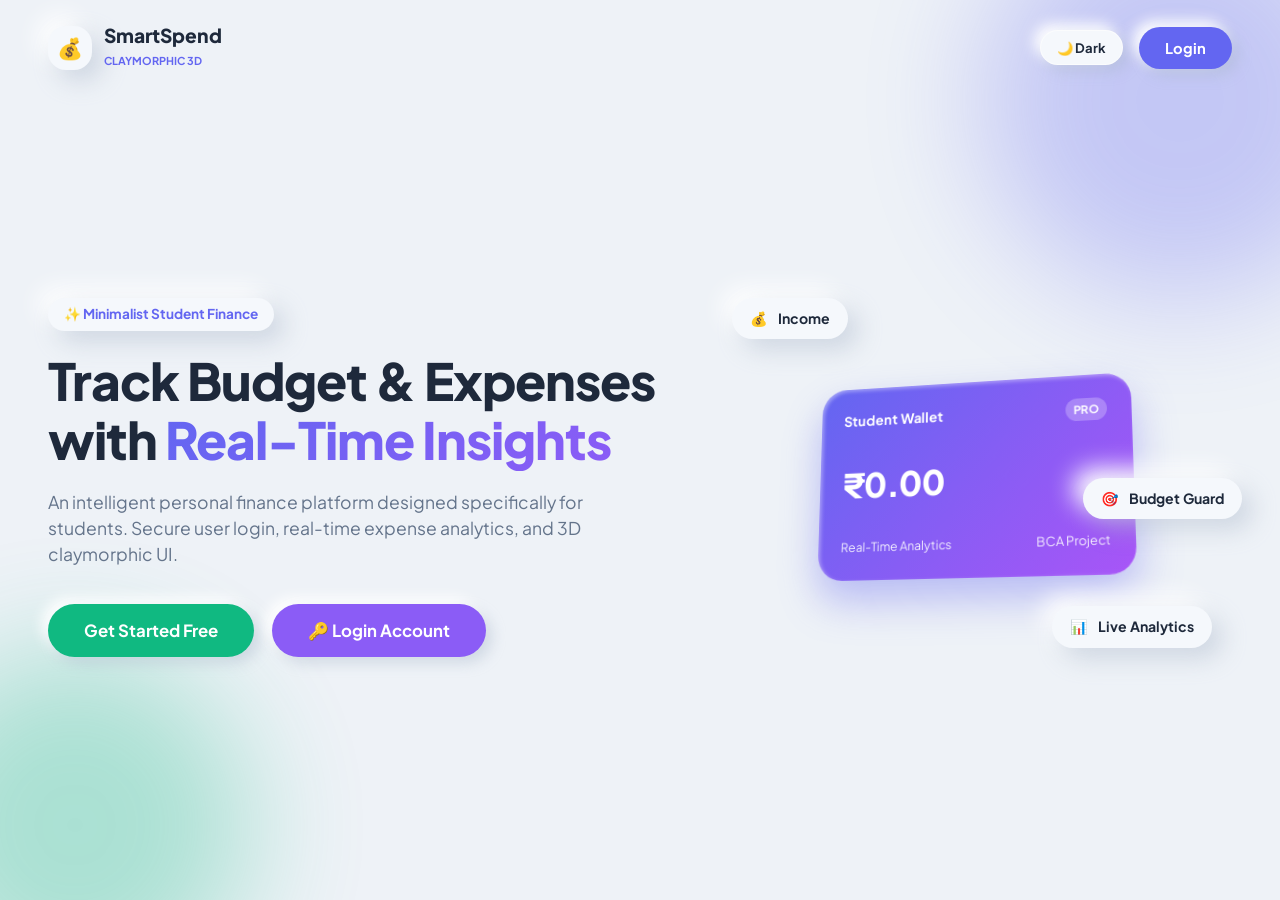
<file: index.html>
<!DOCTYPE html>
<html lang="en" data-theme="light">
<head>
    <meta charset="UTF-8">
    <meta name="viewport" content="width=device-width, initial-scale=1.0">
    <title>Smart Student Expense & Budget Tracker - Claymorphic Edition</title>
    <!-- Google Fonts -->
    <link rel="preconnect" href="https://fonts.googleapis.com">
    <link rel="preconnect" href="https://fonts.gstatic.com" crossorigin>
    <link href="https://fonts.googleapis.com/css2?family=Plus+Jakarta+Sans:wght@400;500;600;700;800&display=swap" rel="stylesheet">
    <link rel="stylesheet" href="style.css">
</head>
<body>

    <!-- ==== 3D LANDING PAGE ==== -->
    <div id="landingPage" class="landing-page">
        <div class="landing-bg-decorations">
            <div class="clay-blob blob-1"></div>
            <div class="clay-blob blob-2"></div>
        </div>

        <nav class="landing-nav">
            <div class="logo-container">
                <div class="clay-icon logo-icon">💰</div>
                <div class="logo-text">
                    <h2>SmartSpend</h2>
                    <span class="badge-student">Claymorphic 3D</span>
                </div>
            </div>
            <div class="landing-nav-actions">
                <button id="landingThemeBtn" class="clay-btn mini-btn">🌙 Dark</button>
                <button id="landingLoginNavBtn" class="clay-btn primary-btn">Login</button>
            </div>
        </nav>

        <header class="landing-hero">
            <div class="hero-content">
                <span class="hero-tag">✨ Minimalist Student Finance</span>
                <h1 class="hero-title">Track Budget & Expenses with <span class="text-gradient">Real-Time Insights</span></h1>
                <p class="hero-desc">An intelligent personal finance platform designed specifically for students. Secure user login, real-time expense analytics, and 3D claymorphic UI.</p>
                
                <div class="hero-cta-group">
                    <button id="heroGetStartedBtn" class="clay-btn cta-btn green-clay">Get Started Free</button>
                    <button id="heroLoginBtn" class="clay-btn cta-btn purple-clay">🔑 Login Account</button>
                </div>
            </div>

            <!-- 3D Animated Stage -->
            <div class="hero-3d-stage">
                <div class="clay-card-3d main-card-3d">
                    <div class="card-3d-header">
                        <span>Student Wallet</span>
                        <span class="chip-3d">PRO</span>
                    </div>
                    <div class="card-3d-balance" id="heroCardBalance">₹0.00</div>
                    <div class="card-3d-footer">
                        <span>Real-Time Analytics</span>
                        <span>BCA Project</span>
                    </div>
                </div>

                <div class="floating-3d float-element-1">
                    <span class="float-icon">💰</span>
                    <span class="float-label">Income</span>
                </div>

                <div class="floating-3d float-element-2">
                    <span class="float-icon">📊</span>
                    <span class="float-label">Live Analytics</span>
                </div>

                <div class="floating-3d float-element-3">
                    <span class="float-icon">🎯</span>
                    <span class="float-label">Budget Guard</span>
                </div>
            </div>
        </header>
    </div>

    <!-- ==== AUTHENTICATION SCREEN (LOGIN / REGISTER) ==== -->
    <div id="authScreen" class="auth-screen hidden">
        <div class="auth-card clay-card">
            <button id="authBackToLandingBtn" class="back-link-btn">← Back to Home</button>

            <div class="auth-header">
                <div class="clay-icon logo-icon large">💰</div>
                <h2>SmartSpend Account</h2>
                <p class="auth-subtitle">Login or register to record real expense data</p>
            </div>

            <!-- Auth Form Selector Tabs -->
            <div class="auth-tabs clay-inset">
                <button id="tabLoginBtn" class="auth-tab active">Login</button>
                <button id="tabRegisterBtn" class="auth-tab">Register</button>
            </div>

            <!-- LOGIN FORM -->
            <form id="loginForm" class="auth-form active-form" novalidate>
                <div class="form-group">
                    <label for="loginEmail">Student Email / ID <span class="required">*</span></label>
                    <input type="email" id="loginEmail" class="clay-input" placeholder="e.g. student@bca.edu" required>
                    <span class="error-msg" id="loginEmailError">Enter a valid student email.</span>
                </div>

                <div class="form-group">
                    <label for="loginPassword">Password <span class="required">*</span></label>
                    <input type="password" id="loginPassword" class="clay-input" placeholder="••••••••" required>
                    <span class="error-msg" id="loginPasswordError">Please enter your password.</span>
                </div>

                <button type="submit" class="clay-btn primary-btn full-width-btn green-clay">Login to Dashboard</button>

                <!-- Quick Demo Login Button for Viva Testing -->
                <button type="button" id="demoLoginBtn" class="clay-btn secondary-btn full-width-btn margin-top-sm">
                    ⚡ Quick Demo Login (for Viva Test)
                </button>
            </form>

            <!-- REGISTER FORM -->
            <form id="registerForm" class="auth-form" novalidate>
                <div class="form-group">
                    <label for="regName">Full Name <span class="required">*</span></label>
                    <input type="text" id="regName" class="clay-input" placeholder="e.g. Alex Smith" required>
                    <span class="error-msg" id="regNameError">Name is required.</span>
                </div>

                <div class="form-group">
                    <label for="regEmail">Student Email / ID <span class="required">*</span></label>
                    <input type="email" id="regEmail" class="clay-input" placeholder="e.g. alex@bca.edu" required>
                    <span class="error-msg" id="regEmailError">Valid student email is required.</span>
                </div>

                <div class="form-group">
                    <label for="regPassword">Password <span class="required">*</span></label>
                    <input type="password" id="regPassword" class="clay-input" placeholder="Minimum 4 characters" required>
                    <span class="error-msg" id="regPasswordError">Password must be at least 4 characters.</span>
                </div>

                <button type="submit" class="clay-btn primary-btn full-width-btn purple-clay">Register Account</button>
            </form>
        </div>
    </div>

    <!-- ==== MAIN APPLICATION CONTAINER ==== -->
    <div class="app-container hidden" id="appMain">
        <!-- Sidebar Navigation -->
        <aside class="sidebar clay-sidebar" id="sidebar">
            <div class="sidebar-header">
                <div class="logo-container">
                    <div class="clay-icon logo-icon">💰</div>
                    <div class="logo-text">
                        <h2>SmartSpend</h2>
                        <span class="badge-student">Claymorphic</span>
                    </div>
                </div>
                <button class="mobile-close-btn" id="mobileCloseBtn" aria-label="Close Sidebar">✕</button>
            </div>

            <nav class="sidebar-nav">
                <a href="#dashboard" class="nav-link active" data-target="dashboard">
                    <span class="nav-icon">📊</span>
                    <span>Dashboard</span>
                </a>
                <a href="#add-income" class="nav-link" data-target="add-income">
                    <span class="nav-icon">💵</span>
                    <span>Add Income</span>
                </a>
                <a href="#add-expense" class="nav-link" data-target="add-expense">
                    <span class="nav-icon">💸</span>
                    <span>Add Expense</span>
                </a>
                <a href="#budget" class="nav-link" data-target="budget">
                    <span class="nav-icon">🎯</span>
                    <span>Monthly Budget</span>
                </a>
                <a href="#history" class="nav-link" data-target="history">
                    <span class="nav-icon">📜</span>
                    <span>Transactions</span>
                </a>
                <a href="#analysis" class="nav-link" data-target="analysis">
                    <span class="nav-icon">📈</span>
                    <span>Expense Analysis</span>
                </a>
                <a href="#insights" class="nav-link" data-target="insights">
                    <span class="nav-icon">💡</span>
                    <span>Smart Suggestions</span>
                </a>
            </nav>

            <div class="sidebar-footer">
                <div class="theme-toggle-wrapper clay-inset">
                    <span class="theme-label">Clay Theme</span>
                    <button id="themeToggleBtn" class="clay-btn mini-btn">🌙 Dark</button>
                </div>
            </div>
        </aside>

        <!-- Main Content Area -->
        <main class="main-content">
            <!-- Top Navbar Header -->
            <header class="top-header clay-header">
                <div class="header-left">
                    <button class="mobile-menu-btn" id="mobileMenuBtn" aria-label="Open Sidebar Menu">☰</button>
                    <div>
                        <h1 id="pageTitle" class="page-title">Dashboard Overview</h1>
                        <p class="page-subtitle" id="pageSubtitle">Real-time student expense tracker with claymorphic UI.</p>
                    </div>
                </div>

                <div class="header-right">
                    <button class="clay-btn primary-btn green-clay" id="quickAddExpenseBtn">+ Add Expense</button>

                    <!-- User Profile & Logout -->
                    <div class="user-profile clay-card-mini">
                        <div class="avatar" id="userAvatar">🎓</div>
                        <div class="user-info">
                            <span class="user-name" id="displayUserName">Student</span>
                            <span class="user-role" id="displayUserEmail">student@bca.edu</span>
                        </div>
                        <button id="logoutBtn" class="clay-btn icon-only-btn danger-clay" title="Logout Account">🚪</button>
                    </div>
                </div>
            </header>

            <!-- Global Alert Banner for Budget Warnings -->
            <div id="globalBudgetBanner" class="alert-banner hidden">
                <div class="banner-icon" id="bannerIcon">⚠️</div>
                <div class="banner-message" id="bannerMessage">You are nearing your budget limit!</div>
                <button class="banner-close-btn" onclick="this.parentElement.classList.add('hidden')">&times;</button>
            </div>

            <!-- SECTIONS -->
            <!-- 1. DASHBOARD SECTION -->
            <section id="dashboard" class="content-section active">
                <div class="metrics-grid">
                    <div class="clay-card metric-card income-card">
                        <div class="card-header">
                            <span class="card-title">Total Income</span>
                            <div class="clay-icon green-icon">💰</div>
                        </div>
                        <div class="metric-value" id="dashTotalIncome">₹0.00</div>
                        <div class="metric-footer green-text">Total real income logged</div>
                    </div>

                    <div class="clay-card metric-card expense-card">
                        <div class="card-header">
                            <span class="card-title">Total Expenses</span>
                            <div class="clay-icon red-icon">💸</div>
                        </div>
                        <div class="metric-value" id="dashTotalExpense">₹0.00</div>
                        <div class="metric-footer red-text">Total real expenses logged</div>
                    </div>

                    <div class="clay-card metric-card balance-card">
                        <div class="card-header">
                            <span class="card-title">Available Balance</span>
                            <div class="clay-icon blue-icon">💳</div>
                        </div>
                        <div class="metric-value" id="dashBalance">₹0.00</div>
                        <div class="metric-footer" id="dashBalanceSubtext">Income minus expenses</div>
                    </div>

                    <div class="clay-card metric-card budget-card">
                        <div class="card-header">
                            <span class="card-title">Monthly Budget</span>
                            <div class="clay-icon purple-icon">🎯</div>
                        </div>
                        <div class="metric-value" id="dashBudgetLimit">₹0.00</div>
                        <div class="metric-footer purple-text" id="dashBudgetRemainingSub">Remaining: ₹0.00</div>
                    </div>
                </div>

                <div class="dashboard-middle-grid">
                    <div class="clay-card budget-health-card">
                        <div class="card-header">
                            <h3>Budget Usage & Health</h3>
                            <span class="clay-badge status-pill" id="dashBudgetStatusPill">Healthy</span>
                        </div>
                        <div class="budget-progress-container">
                            <div class="budget-progress-info">
                                <span>Spent: <strong id="dashBudgetSpent">₹0.00</strong></span>
                                <span>Limit: <strong id="dashBudgetCap">₹0.00</strong></span>
                            </div>
                            <div class="progress-bar-track clay-inset">
                                <div class="progress-bar-fill" id="dashProgressBar"></div>
                            </div>
                            <div class="budget-percentage-text">
                                <span id="dashBudgetPercentText">0% Used</span>
                                <span id="dashBudgetRemainingText">₹0.00 left</span>
                            </div>
                        </div>
                    </div>

                    <div class="clay-card quick-insights-card">
                        <div class="card-header">
                            <h3>💡 Expense Analysis Trigger</h3>
                        </div>
                        <div class="quick-insight-content clay-inset" id="dashQuickInsight">
                            <p class="insight-text">No expenses entered yet. Add your first real expense to generate live analysis!</p>
                        </div>
                    </div>
                </div>

                <div class="dashboard-bottom-grid">
                    <div class="clay-card recent-activity-card">
                        <div class="card-header">
                            <h3>Recent Transactions</h3>
                            <button class="btn-link" onclick="navigateToSection('history')">View All</button>
                        </div>
                        <div class="recent-list-container" id="dashRecentList">
                            <!-- Populated dynamically -->
                        </div>
                    </div>

                    <div class="clay-card category-overview-card">
                        <div class="card-header">
                            <h3>Expense Distribution</h3>
                            <button class="btn-link" onclick="navigateToSection('analysis')">Detailed Analysis</button>
                        </div>
                        <div class="category-bars-container" id="dashCategoryBars">
                            <!-- Dynamic horizontal progress bars -->
                        </div>
                    </div>
                </div>
            </section>

            <!-- 2. ADD INCOME SECTION -->
            <section id="add-income" class="content-section">
                <div class="form-container-wrapper">
                    <div class="clay-card form-card">
                        <div class="form-card-header">
                            <div class="clay-icon green-icon large">💰</div>
                            <div>
                                <h2>Add Real Income</h2>
                                <p>Record money received from pocket money, jobs, scholarships, or freelance work.</p>
                            </div>
                        </div>

                        <form id="incomeForm" novalidate>
                            <div class="form-grid">
                                <div class="form-group">
                                    <label for="incomeAmount">Amount (₹) <span class="required">*</span></label>
                                    <input type="number" id="incomeAmount" class="clay-input" step="0.01" min="0.01" placeholder="e.g. 5000" required>
                                    <span class="error-msg" id="incomeAmountError">Please enter a valid positive amount.</span>
                                </div>

                                <div class="form-group">
                                    <label for="incomeSource">Income Source <span class="required">*</span></label>
                                    <select id="incomeSource" class="clay-input" required>
                                        <option value="" disabled selected>Select Source</option>
                                        <option value="Pocket Money">Pocket Money</option>
                                        <option value="Scholarship">Scholarship</option>
                                        <option value="Part-time Job">Part-time Job</option>
                                        <option value="Freelance">Freelance</option>
                                        <option value="Other">Other</option>
                                    </select>
                                    <span class="error-msg" id="incomeSourceError">Please select an income source.</span>
                                </div>

                                <div class="form-group">
                                    <label for="incomeDate">Date Received <span class="required">*</span></label>
                                    <input type="date" id="incomeDate" class="clay-input" required>
                                    <span class="error-msg" id="incomeDateError">Please pick a valid date.</span>
                                </div>

                                <div class="form-group full-width">
                                    <label for="incomeDesc">Description / Note</label>
                                    <input type="text" id="incomeDesc" class="clay-input" placeholder="e.g. Allowance, bonus, salary">
                                </div>
                            </div>

                            <div class="form-actions">
                                <button type="button" class="clay-btn secondary-btn" onclick="resetForm('incomeForm')">Clear</button>
                                <button type="submit" class="clay-btn primary-btn green-clay">Save Real Income</button>
                            </div>
                        </form>
                    </div>
                </div>
            </section>

            <!-- 3. ADD EXPENSE SECTION -->
            <section id="add-expense" class="content-section">
                <div class="form-container-wrapper">
                    <div class="clay-card form-card">
                        <div class="form-card-header">
                            <div class="clay-icon red-icon large">💸</div>
                            <div>
                                <h2>Add Real Expense</h2>
                                <p>Log daily student expenses to automatically trigger live smart suggestions!</p>
                            </div>
                        </div>

                        <form id="expenseForm" novalidate>
                            <div class="form-grid">
                                <div class="form-group">
                                    <label for="expenseAmount">Amount (₹) <span class="required">*</span></label>
                                    <input type="number" id="expenseAmount" class="clay-input" step="0.01" min="0.01" placeholder="e.g. 250" required>
                                    <span class="error-msg" id="expenseAmountError">Please enter a valid positive amount.</span>
                                </div>

                                <div class="form-group">
                                    <label for="expenseCategory">Expense Category <span class="required">*</span></label>
                                    <select id="expenseCategory" class="clay-input" required>
                                        <option value="" disabled selected>Select Category</option>
                                        <option value="Food">Food (Canteen / Groceries)</option>
                                        <option value="Transport">Transport (Bus / Auto / Petrol)</option>
                                        <option value="Education">Education (Books / College Fees)</option>
                                        <option value="Shopping">Shopping (Clothes / Gear)</option>
                                        <option value="Entertainment">Entertainment (Movies / Outings)</option>
                                        <option value="Health">Health & Fitness</option>
                                        <option value="Bills">Bills & Recharge (Mobile / Wifi)</option>
                                        <option value="Other">Other Miscellaneous</option>
                                    </select>
                                    <span class="error-msg" id="expenseCategoryError">Please select an expense category.</span>
                                </div>

                                <div class="form-group">
                                    <label for="expenseDate">Expense Date <span class="required">*</span></label>
                                    <input type="date" id="expenseDate" class="clay-input" required>
                                    <span class="error-msg" id="expenseDateError">Please pick a valid date.</span>
                                </div>

                                <div class="form-group full-width">
                                    <label for="expenseDesc">Description / Note</label>
                                    <input type="text" id="expenseDesc" class="clay-input" placeholder="e.g. Canteen snacks, mess fee, bus pass">
                                </div>
                            </div>

                            <div class="form-actions">
                                <button type="button" class="clay-btn secondary-btn" onclick="resetForm('expenseForm')">Clear</button>
                                <button type="submit" class="clay-btn primary-btn red-clay">Save Expense & Trigger Analysis</button>
                            </div>
                        </form>
                    </div>
                </div>
            </section>

            <!-- 4. MONTHLY BUDGET SECTION -->
            <section id="budget" class="content-section">
                <div class="budget-section-grid">
                    <div class="clay-card form-card">
                        <div class="form-card-header">
                            <div class="clay-icon purple-icon large">🎯</div>
                            <div>
                                <h2>Set Monthly Budget</h2>
                                <p>Configure your monthly limit to receive alerts when adding real expenses.</p>
                            </div>
                        </div>

                        <form id="budgetForm" novalidate>
                            <div class="form-group">
                                <label for="budgetAmount">Monthly Budget Goal (₹) <span class="required">*</span></label>
                                <input type="number" id="budgetAmount" class="clay-input" step="1" min="1" placeholder="e.g. 10000" required>
                                <span class="error-msg" id="budgetAmountError">Please enter a valid budget limit.</span>
                            </div>

                            <div class="form-actions">
                                <button type="submit" class="clay-btn primary-btn purple-clay">Save Budget Limit</button>
                            </div>
                        </form>
                    </div>

                    <div class="clay-card budget-summary-detail-card">
                        <h3>Budget Status</h3>
                        <div class="budget-stats-list">
                            <div class="b-stat">
                                <span class="b-label">Configured Limit</span>
                                <span class="b-value" id="bStatLimit">₹0.00</span>
                            </div>
                            <div class="b-stat">
                                <span class="b-label">Total Real Spent</span>
                                <span class="b-value red-text" id="bStatSpent">₹0.00</span>
                            </div>
                            <div class="b-stat">
                                <span class="b-label">Budget Remaining</span>
                                <span class="b-value green-text" id="bStatRemaining">₹0.00</span>
                            </div>
                            <div class="b-stat">
                                <span class="b-label">Usage Percentage</span>
                                <span class="b-value" id="bStatPercent">0%</span>
                            </div>
                        </div>

                        <div class="budget-big-progress">
                            <div class="progress-bar-track large clay-inset">
                                <div class="progress-bar-fill" id="bStatProgressBar"></div>
                            </div>
                        </div>

                        <div id="budgetAlertBox" class="budget-alert-box alert-neutral clay-inset">
                            <div class="alert-icon">ℹ️</div>
                            <div class="alert-text" id="budgetAlertText">Set a budget limit to monitor real-time usage.</div>
                        </div>
                    </div>
                </div>
            </section>

            <!-- 5. TRANSACTION HISTORY SECTION -->
            <section id="history" class="content-section">
                <div class="clay-card table-card">
                    <div class="table-controls-header">
                        <div class="search-box">
                            <input type="text" id="searchInput" class="clay-input" placeholder="🔍 Search real transactions...">
                        </div>

                        <div class="filter-controls">
                            <select id="filterType" class="clay-input">
                                <option value="ALL">All Types</option>
                                <option value="INCOME">Income Only</option>
                                <option value="EXPENSE">Expense Only</option>
                            </select>

                            <select id="filterCategory" class="clay-input">
                                <option value="ALL">All Categories</option>
                            </select>

                            <select id="sortBy" class="clay-input">
                                <option value="date-desc">Newest First</option>
                                <option value="date-asc">Oldest First</option>
                                <option value="amount-desc">Highest Amount</option>
                                <option value="amount-asc">Lowest Amount</option>
                            </select>
                        </div>
                    </div>

                    <div class="table-responsive">
                        <table class="data-table">
                            <thead>
                                <tr>
                                    <th>Date</th>
                                    <th>Type</th>
                                    <th>Category / Source</th>
                                    <th>Description</th>
                                    <th class="text-right">Amount</th>
                                    <th class="text-center">Action</th>
                                </tr>
                            </thead>
                            <tbody id="transactionsTableBody">
                                <!-- Dynamic rows -->
                            </tbody>
                        </table>
                    </div>

                    <div id="emptyState" class="empty-state hidden">
                        <div class="empty-icon">📂</div>
                        <h3>No Real Transactions Found</h3>
                        <p>You haven't logged any transactions yet. Add an expense or income to populate history!</p>
                    </div>
                </div>
            </section>

            <!-- 6. EXPENSE ANALYSIS SECTION -->
            <section id="analysis" class="content-section">
                <div class="analysis-metrics-grid">
                    <div class="clay-card a-metric-card">
                        <span class="a-label">Highest Expense Category</span>
                        <div class="a-val" id="anTopCategory">-</div>
                        <span class="a-sub" id="anTopCategoryAmount">₹0.00 spent</span>
                    </div>

                    <div class="clay-card a-metric-card">
                        <span class="a-label">Average Daily Spend</span>
                        <div class="a-val" id="anAvgDaily">₹0.00</div>
                        <span class="a-sub">Based on current month days</span>
                    </div>

                    <div class="clay-card a-metric-card">
                        <span class="a-label">Real Transactions</span>
                        <div class="a-val" id="anTotalCount">0</div>
                        <span class="a-sub" id="anIncExpCount">0 Incomes | 0 Expenses</span>
                    </div>

                    <div class="clay-card a-metric-card">
                        <span class="a-label">Highest Single Expense</span>
                        <div class="a-val" id="anMaxExpense">₹0.00</div>
                        <span class="a-sub" id="anMaxExpenseName">-</span>
                    </div>
                </div>

                <div class="analysis-visuals-grid">
                    <div class="clay-card visual-card">
                        <div class="card-header">
                            <h3>Category Spending Breakdown</h3>
                            <span class="clay-badge">Real Data Bars</span>
                        </div>
                        <div class="visual-chart-container" id="anCategoryBarsContainer">
                            <!-- Custom visual chart bars -->
                        </div>
                    </div>

                    <div class="clay-card visual-card">
                        <div class="card-header">
                            <h3>Income vs Expense Ratio</h3>
                            <span class="clay-badge">Ratio Bar</span>
                        </div>
                        <div class="ratio-chart-container">
                            <div class="ratio-labels">
                                <span class="green-text">Income: <strong id="ratioIncText">₹0.00</strong></span>
                                <span class="red-text">Expense: <strong id="ratioExpText">₹0.00</strong></span>
                            </div>
                            <div class="stacked-bar-track clay-inset">
                                <div class="stacked-bar-fill green-fill" id="ratioIncBar" style="width: 50%;"></div>
                                <div class="stacked-bar-fill red-fill" id="ratioExpBar" style="width: 50%;"></div>
                            </div>
                            <div class="ratio-footer">
                                <span id="ratioSavingsText">Savings Rate: 0%</span>
                            </div>
                        </div>
                    </div>
                </div>
            </section>

            <!-- 7. SMART INSIGHTS SECTION -->
            <section id="insights" class="content-section">
                <div class="insights-container">
                    <div class="insights-header-banner clay-card">
                        <div class="insights-logo clay-icon purple-icon large">🤖</div>
                        <div>
                            <h2>Real-Time Event Suggestions</h2>
                            <p>Calculated strictly whenever real expenses are entered into your tracker.</p>
                        </div>
                    </div>

                    <div class="insights-cards-grid" id="smartInsightsGrid">
                        <!-- Dynamic event-driven suggestions -->
                    </div>
                </div>
            </section>
        </main>
    </div>

    <!-- Confirmation Modal for Deletion -->
    <div id="deleteModal" class="modal-backdrop hidden">
        <div class="modal-card clay-card">
            <div class="modal-icon warning">🗑️</div>
            <h3>Delete Transaction?</h3>
            <p>Are you sure you want to delete this real transaction record?</p>
            <div class="modal-actions">
                <button class="clay-btn secondary-btn" id="cancelDeleteBtn">Cancel</button>
                <button class="clay-btn danger-btn danger-clay" id="confirmDeleteBtn">Delete Record</button>
            </div>
        </div>
    </div>

    <!-- Toast Notification Popup -->
    <div id="toastContainer" class="toast-container"></div>

    <script src="script.js"></script>
</body>
</html>
</file>
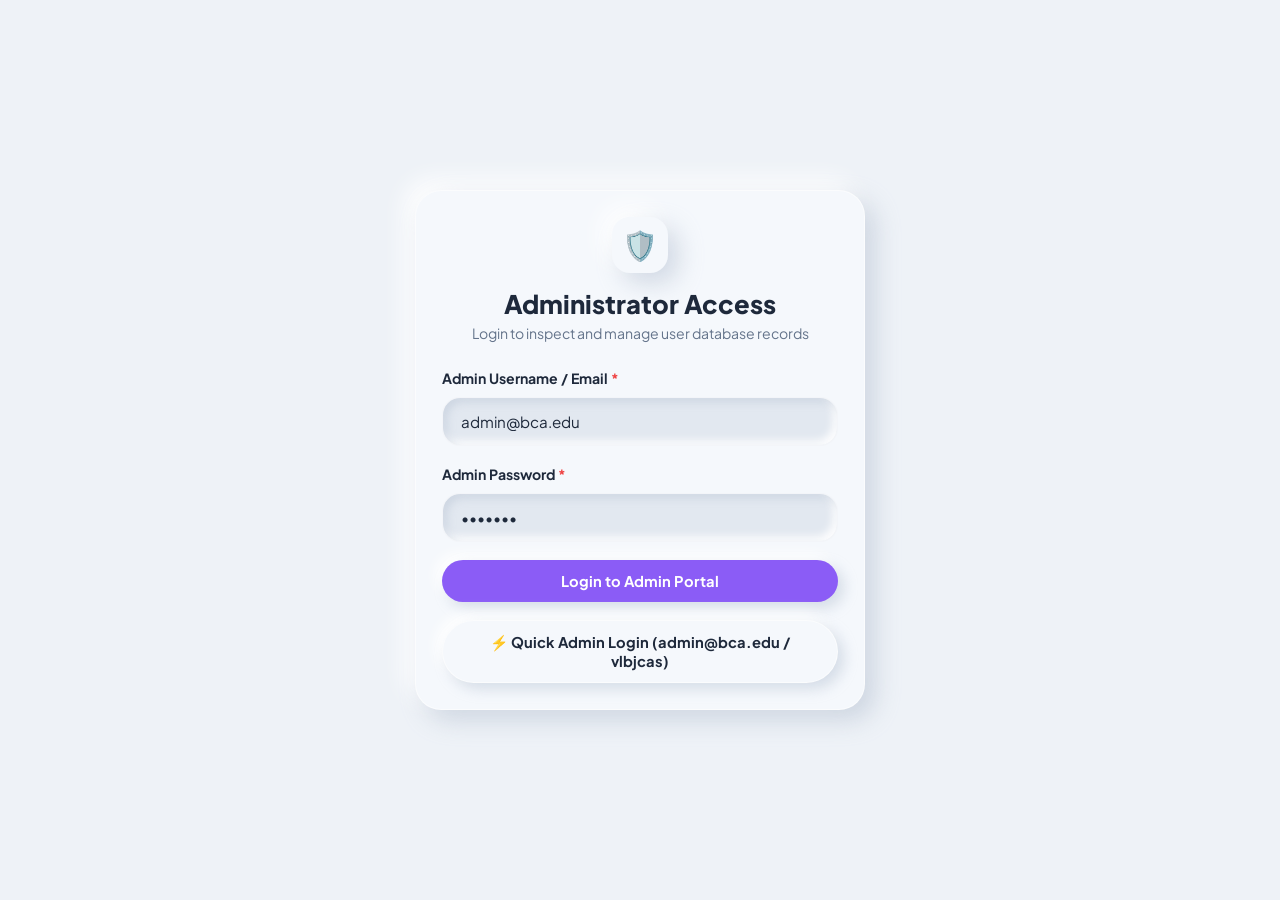
<file: admin.html>
<!DOCTYPE html>
<html lang="en" data-theme="dark">
<head>
    <meta charset="UTF-8">
    <meta name="viewport" content="width=device-width, initial-scale=1.0">
    <title>Admin Portal - System Management</title>
    <!-- Google Fonts -->
    <link rel="preconnect" href="https://fonts.googleapis.com">
    <link rel="preconnect" href="https://fonts.gstatic.com" crossorigin>
    <link href="https://fonts.googleapis.com/css2?family=Plus+Jakarta+Sans:wght@400;500;600;700;800&display=swap" rel="stylesheet">
    <link rel="stylesheet" href="style.css">
</head>
<body>
    <!-- ==== ADMIN AUTHENTICATION SCREEN ==== -->
    <div id="adminAuthScreen" class="auth-screen">
        <div class="auth-card clay-card">
            <div class="auth-header">
                <div class="clay-icon logo-icon large purple-icon">🛡️</div>
                <h2>Administrator Access</h2>
                <p class="auth-subtitle">Login to inspect and manage user database records</p>
            </div>

            <form id="adminLoginForm" class="auth-form active-form" novalidate>
                <div class="form-group">
                    <label for="adminEmail">Admin Username / Email <span class="required">*</span></label>
                    <input type="email" id="adminEmail" class="clay-input" value="admin@bca.edu" required>
                </div>

                <div class="form-group">
                    <label for="adminPassword">Admin Password <span class="required">*</span></label>
                    <input type="password" id="adminPassword" class="clay-input" value="vlbjcas" required>
                </div>

                <button type="submit" class="clay-btn primary-btn full-width-btn purple-clay">Login to Admin Portal</button>
                
                <button type="button" id="adminQuickLoginBtn" class="clay-btn secondary-btn full-width-btn margin-top-sm">
                    ⚡ Quick Admin Login (admin@bca.edu / vlbjcas)
                </button>
            </form>
        </div>
    </div>

    <!-- ==== MAIN ADMIN DASHBOARD CONTAINER ==== -->
    <div class="app-container hidden" id="adminMainApp">
        <!-- Sidebar Navigation -->
        <aside class="sidebar clay-sidebar" id="sidebar">
            <div class="sidebar-header">
                <div class="logo-container">
                    <div class="clay-icon logo-icon purple-icon">🛡️</div>
                    <div class="logo-text">
                        <h2>AdminPanel</h2>
                        <span class="badge-student">System Manager</span>
                    </div>
                </div>
            </div>

            <nav class="sidebar-nav">
                <a href="#overview" class="nav-link active" data-target="overview">
                    <span class="nav-icon">📊</span>
                    <span>DB Overview</span>
                </a>
                <a href="#users" class="nav-link" data-target="users">
                    <span class="nav-icon">👥</span>
                    <span>User Database</span>
                </a>
                <a href="#system" class="nav-link" data-target="system">
                    <span class="nav-icon">⚙️</span>
                    <span>Database Backup</span>
                </a>
            </nav>

            <div class="sidebar-footer">
                <div class="theme-toggle-wrapper clay-inset">
                    <span class="theme-label">Clay Theme</span>
                    <button id="adminThemeToggleBtn" class="clay-btn mini-btn">🌙 Dark</button>
                </div>
            </div>
        </aside>

        <!-- Main Content Area -->
        <main class="main-content">
            <!-- Top Navbar Header -->
            <header class="top-header clay-header">
                <div class="header-left">
                    <div>
                        <h1 id="adminPageTitle" class="page-title">Database Management</h1>
                        <p class="page-subtitle" id="adminPageSubtitle">Real-time inspection of student accounts & transaction tables.</p>
                    </div>
                </div>

                <div class="header-right">
                    <div class="user-profile clay-card-mini">
                        <div class="avatar">🛡️</div>
                        <div class="user-info">
                            <span class="user-name">System Admin</span>
                            <span class="user-role">admin@bca.edu</span>
                        </div>
                        <button id="adminLogoutBtn" class="clay-btn icon-only-btn danger-clay" title="Logout Admin">🚪</button>
                    </div>
                </div>
            </header>

            <!-- 1. OVERVIEW SECTION -->
            <section id="overview" class="content-section active">
                <div class="metrics-grid">
                    <div class="clay-card metric-card">
                        <div class="card-header">
                            <span class="card-title">Registered Students</span>
                            <div class="clay-icon purple-icon">👥</div>
                        </div>
                        <div class="metric-value" id="statTotalUsers">0</div>
                        <div class="metric-footer purple-text">Total accounts in `users` DB</div>
                    </div>

                    <div class="clay-card metric-card">
                        <div class="card-header">
                            <span class="card-title">Total Incomes Logged</span>
                            <div class="clay-icon green-icon">💰</div>
                        </div>
                        <div class="metric-value" id="statTotalIncome">₹0.00</div>
                        <div class="metric-footer green-text">Across all student accounts</div>
                    </div>

                    <div class="clay-card metric-card">
                        <div class="card-header">
                            <span class="card-title">Total Expenses Logged</span>
                            <div class="clay-icon red-icon">💸</div>
                        </div>
                        <div class="metric-value" id="statTotalExpense">₹0.00</div>
                        <div class="metric-footer red-text">Across all student accounts</div>
                    </div>

                    <div class="clay-card metric-card">
                        <div class="card-header">
                            <span class="card-title">Total Transactions DB</span>
                            <div class="clay-icon blue-icon">📜</div>
                        </div>
                        <div class="metric-value" id="statTotalTxCount">0</div>
                        <div class="metric-footer blue-text">Total transaction rows</div>
                    </div>
                </div>

                <div class="dashboard-bottom-grid" style="grid-template-columns: 1fr;">
                    <div class="clay-card">
                        <div class="card-header">
                            <h3>⚡ Quick Database Activity Log</h3>
                            <button class="btn-link" onclick="adminNavigateToSection('users')">Manage All Users</button>
                        </div>
                        <div class="recent-list-container" id="adminRecentActivity">
                            <!-- Populated dynamically -->
                        </div>
                    </div>
                </div>
            </section>

            <!-- 2. USER DATABASE TABLE SECTION -->
            <section id="users" class="content-section">
                <div class="clay-card table-card">
                    <div class="table-controls-header">
                        <div class="search-box">
                            <input type="text" id="adminUserSearch" class="clay-input" placeholder="🔍 Search registered students by name or email...">
                        </div>

                        <div class="filter-controls">
                            <button id="adminAddDemoUserBtn" class="clay-btn primary-btn green-clay">+ Add Test Student</button>
                            <button id="adminRefreshUsersBtn" class="clay-btn mini-btn">🔄 Refresh Data</button>
                        </div>
                    </div>

                    <div class="table-responsive">
                        <table class="data-table">
                            <thead>
                                <tr>
                                    <th>User ID</th>
                                    <th>Full Name</th>
                                    <th>Student Email / ID</th>
                                    <th>Password</th>
                                    <th>Registration Date</th>
                                    <th class="text-center">Stored Records</th>
                                    <th class="text-center">Action</th>
                                </tr>
                            </thead>
                            <tbody id="adminUserTableBody">
                                <!-- Dynamic User Rows -->
                            </tbody>
                        </table>
                    </div>
                </div>
            </section>

            <!-- 3. DATABASE BACKUP & TOOLS -->
            <section id="system" class="content-section">
                <div class="budget-section-grid" style="grid-template-columns: 1fr 1fr;">
                    <div class="clay-card form-card">
                        <div class="form-card-header">
                            <div class="clay-icon purple-icon large">💾</div>
                            <div>
                                <h2>Database Export & Backup</h2>
                                <p>Export real-time user database JSON or download SQL script.</p>
                            </div>
                        </div>
                        <div class="form-actions" style="border: none; margin: 0; padding: 0; flex-direction: column; gap: 12px; align-items: stretch;">
                            <button id="exportJsonDbBtn" class="clay-btn primary-btn purple-clay">📥 Download JSON Database Backup</button>
                            <a href="schema.sql" download class="clay-btn secondary-btn" style="text-decoration: none; text-align: center;">📜 Download MySQL schema.sql File</a>
                        </div>
                    </div>

                    <div class="clay-card form-card">
                        <div class="form-card-header">
                            <div class="clay-icon red-icon large">⚠️</div>
                            <div>
                                <h2>System Reset Controls</h2>
                                <p>Perform database reset or clear stored sessions.</p>
                            </div>
                        </div>
                        <div class="form-actions" style="border: none; margin: 0; padding: 0; flex-direction: column; gap: 12px; align-items: stretch;">
                            <button id="clearSessionsBtn" class="clay-btn secondary-btn">🚪 Clear All Active Sessions</button>
                            <button id="resetAllDbBtn" class="clay-btn danger-btn danger-clay">🗑️ Reset Database (Factory Restore)</button>
                        </div>
                    </div>
                </div>
            </section>
        </main>
    </div>

    <!-- User Details Modal -->
    <div id="userDetailModal" class="modal-backdrop hidden">
        <div class="modal-card clay-card" style="max-width: 550px;">
            <div class="modal-icon">👤</div>
            <h3 id="mUserName">Student Details</h3>
            <p id="mUserEmail" style="color: var(--text-muted); font-size: 0.85rem;"></p>
            
            <div class="budget-stats-list" style="margin: 16px 0; text-align: left;">
                <div class="b-stat">
                    <span class="b-label">User ID:</span>
                    <span class="b-value" id="mUserId">-</span>
                </div>
                <div class="b-stat">
                    <span class="b-label">Password:</span>
                    <span class="b-value" id="mUserPass">-</span>
                </div>
                <div class="b-stat">
                    <span class="b-label">Total Recorded Income:</span>
                    <span class="b-value green-text" id="mUserInc">₹0.00</span>
                </div>
                <div class="b-stat">
                    <span class="b-label">Total Recorded Expense:</span>
                    <span class="b-value red-text" id="mUserExp">₹0.00</span>
                </div>
            </div>

            <div class="modal-actions">
                <button class="clay-btn secondary-btn" onclick="closeAdminModal()">Close</button>
            </div>
        </div>
    </div>

    <!-- Toast Notification Popup -->
    <div id="toastContainer" class="toast-container"></div>

    <script src="admin.js"></script>
</body>
</html>
</file>
<file: style.css>
/* ==========================================================================
   SMART STUDENT EXPENSE & BUDGET TRACKER
   MINIMALIST CLAYMORPHISM DESIGN SYSTEM & 3D ANIMATIONS
   ========================================================================== */

/* --- CSS VARIABLES & CLAY THEME TOKENS --- */
:root {
    --font-main: 'Plus Jakarta Sans', -apple-system, BlinkMacSystemFont, "Segoe UI", Roboto, sans-serif;
    
    /* Light Clay Palette */
    --bg-app: #eef2f7;
    --bg-card: #f5f8fc;
    --bg-inset: #e2e8f0;
    --border-color: rgba(255, 255, 255, 0.6);
    
    --text-main: #1e293b;
    --text-muted: #64748b;
    --text-inverse: #ffffff;
    
    --accent-primary: #6366f1;
    --accent-primary-hover: #4f46e5;
    
    --color-green: #10b981;
    --color-red: #ef4444;
    --color-purple: #8b5cf6;
    --color-blue: #3b82f6;
    --color-amber: #f59e0b;

    /* Claymorphic Soft Dual Shadows (Outset & Inset) */
    --shadow-clay-outset: 10px 10px 24px rgba(166, 180, 200, 0.45), -10px -10px 24px #ffffff;
    --shadow-clay-inset: inset 4px 4px 8px rgba(166, 180, 200, 0.35), inset -4px -4px 8px #ffffff;
    --shadow-clay-btn: 6px 6px 14px rgba(166, 180, 200, 0.4), -6px -6px 14px #ffffff;
    --shadow-clay-btn-active: inset 3px 3px 6px rgba(166, 180, 200, 0.5), inset -3px -3px 6px #ffffff;
    
    --radius-sm: 12px;
    --radius-md: 18px;
    --radius-lg: 26px;
    --radius-full: 9999px;
    
    --transition-fast: 0.2s cubic-bezier(0.4, 0, 0.2, 1);
    --transition-normal: 0.35s cubic-bezier(0.4, 0, 0.2, 1);
}

/* Dark Clay Theme Overrides */
[data-theme="dark"] {
    --bg-app: #0f141d;
    --bg-card: #18202c;
    --bg-inset: #111722;
    --border-color: rgba(255, 255, 255, 0.08);
    
    --text-main: #f1f5f9;
    --text-muted: #94a3b8;
    --text-inverse: #0f141d;

    --accent-primary: #818cf8;
    --accent-primary-hover: #6366f1;
    
    --color-green: #34d399;
    --color-red: #f87171;
    --color-purple: #a78bfa;
    --color-blue: #60a5fa;
    --color-amber: #fbbf24;

    /* Dark Clay Dual Shadows */
    --shadow-clay-outset: 12px 12px 28px rgba(0, 0, 0, 0.55), -8px -8px 20px rgba(35, 46, 62, 0.4);
    --shadow-clay-inset: inset 4px 4px 8px rgba(0, 0, 0, 0.6), inset -4px -4px 8px rgba(35, 46, 62, 0.4);
    --shadow-clay-btn: 6px 6px 16px rgba(0, 0, 0, 0.5), -5px -5px 14px rgba(35, 46, 62, 0.35);
    --shadow-clay-btn-active: inset 3px 3px 6px rgba(0, 0, 0, 0.6), inset -3px -3px 6px rgba(35, 46, 62, 0.4);
}

/* --- RESET & BASE STYLES --- */
* {
    margin: 0;
    padding: 0;
    box-sizing: border-box;
    font-family: var(--font-main);
}

body {
    background-color: var(--bg-app);
    color: var(--text-main);
    min-height: 100vh;
    overflow-x: hidden;
    line-height: 1.5;
    transition: background-color var(--transition-normal), color var(--transition-normal);
}

.hidden {
    display: none !important;
}

/* --- CLAYMORPHIC UTILITY CLASSES --- */
.clay-card {
    background: var(--bg-card);
    border-radius: var(--radius-lg);
    box-shadow: var(--shadow-clay-outset);
    border: 1px solid var(--border-color);
    padding: 26px;
    transition: transform var(--transition-fast), box-shadow var(--transition-fast);
}

.clay-card:hover {
    transform: translateY(-2px);
}

.clay-card-mini {
    background: var(--bg-card);
    border-radius: var(--radius-md);
    box-shadow: var(--shadow-clay-outset);
    border: 1px solid var(--border-color);
    padding: 8px 14px;
}

.clay-inset {
    background: var(--bg-inset);
    border-radius: var(--radius-md);
    box-shadow: var(--shadow-clay-inset);
}

.clay-input {
    width: 100%;
    padding: 14px 18px;
    background: var(--bg-inset);
    border: 1px solid var(--border-color);
    border-radius: var(--radius-md);
    box-shadow: var(--shadow-clay-inset);
    color: var(--text-main);
    font-size: 0.95rem;
    outline: none;
    transition: all var(--transition-fast);
}

.clay-input:focus {
    border-color: var(--accent-primary);
}

/* CLAYMORPHIC BUTTONS */
.clay-btn {
    padding: 12px 26px;
    border-radius: var(--radius-full);
    font-size: 0.92rem;
    font-weight: 700;
    border: 1px solid var(--border-color);
    background: var(--bg-card);
    color: var(--text-main);
    box-shadow: var(--shadow-clay-btn);
    cursor: pointer;
    transition: all var(--transition-fast);
    display: inline-flex;
    align-items: center;
    justify-content: center;
    gap: 8px;
}

.clay-btn:hover {
    transform: translateY(-2px);
}

.clay-btn:active {
    transform: translateY(1px);
    box-shadow: var(--shadow-clay-btn-active);
}

.primary-btn { background-color: var(--accent-primary); color: white; border: none; }
.green-clay { background-color: var(--color-green); color: white; border: none; }
.red-clay { background-color: var(--color-red); color: white; border: none; }
.purple-clay { background-color: var(--color-purple); color: white; border: none; }
.danger-clay { background-color: var(--color-red); color: white; border: none; }

.mini-btn { padding: 8px 16px; font-size: 0.82rem; }
.cta-btn { padding: 16px 36px; font-size: 1.05rem; }
.icon-only-btn { padding: 8px 12px; }

/* CLAY ICONS & BADGES */
.clay-icon {
    width: 44px;
    height: 44px;
    border-radius: var(--radius-md);
    background: var(--bg-card);
    box-shadow: var(--shadow-clay-outset);
    display: flex;
    align-items: center;
    justify-content: center;
    font-size: 1.3rem;
}

.clay-icon.large { width: 56px; height: 56px; font-size: 1.8rem; }
.clay-badge {
    padding: 4px 12px;
    border-radius: var(--radius-full);
    font-size: 0.75rem;
    font-weight: 700;
    background: var(--bg-card);
    box-shadow: var(--shadow-clay-btn);
}

/* --- 3D ANIMATED LANDING PAGE HERO --- */
.landing-page {
    min-height: 100vh;
    width: 100%;
    position: relative;
    overflow: hidden;
    background: var(--bg-app);
    display: flex;
    flex-direction: column;
}

.landing-bg-decorations {
    position: absolute;
    width: 100%;
    height: 100%;
    pointer-events: none;
    z-index: 0;
}

.clay-blob {
    position: absolute;
    border-radius: var(--radius-full);
    filter: blur(60px);
    opacity: 0.3;
}

.blob-1 {
    width: 400px;
    height: 400px;
    background: var(--accent-primary);
    top: -100px;
    right: -100px;
    animation: blobFloat 8s infinite alternate ease-in-out;
}

.blob-2 {
    width: 350px;
    height: 350px;
    background: var(--color-green);
    bottom: -100px;
    left: -100px;
    animation: blobFloat 10s infinite alternate-reverse ease-in-out;
}

@keyframes blobFloat {
    0% { transform: translate(0, 0) scale(1); }
    100% { transform: translate(40px, 50px) scale(1.1); }
}

.landing-nav {
    position: relative;
    z-index: 10;
    padding: 24px 48px;
    display: flex;
    align-items: center;
    justify-content: space-between;
}

.landing-nav-actions {
    display: flex;
    align-items: center;
    gap: 16px;
}

.landing-hero {
    position: relative;
    z-index: 10;
    flex: 1;
    display: grid;
    grid-template-columns: 1.2fr 1fr;
    gap: 40px;
    align-items: center;
    max-width: 1280px;
    margin: 0 auto;
    padding: 40px 48px 80px 48px;
}

.hero-tag {
    display: inline-block;
    padding: 6px 16px;
    border-radius: var(--radius-full);
    background: var(--bg-card);
    box-shadow: var(--shadow-clay-outset);
    font-size: 0.85rem;
    font-weight: 700;
    color: var(--accent-primary);
    margin-bottom: 20px;
}

.hero-title {
    font-size: 3.2rem;
    font-weight: 800;
    line-height: 1.15;
    letter-spacing: -1px;
    margin-bottom: 20px;
}

.text-gradient {
    background: linear-gradient(135deg, var(--accent-primary), var(--color-purple));
    -webkit-background-clip: text;
    -webkit-text-fill-color: transparent;
}

.hero-desc {
    font-size: 1.1rem;
    color: var(--text-muted);
    margin-bottom: 36px;
    max-width: 580px;
}

.hero-cta-group {
    display: flex;
    align-items: center;
    gap: 18px;
    flex-wrap: wrap;
}

/* 3D Floating Stage & Floating Elements */
.hero-3d-stage {
    position: relative;
    perspective: 1000px;
    display: flex;
    align-items: center;
    justify-content: center;
    height: 400px;
}

.clay-card-3d {
    width: 320px;
    height: 200px;
    background: linear-gradient(135deg, #6366f1, #a855f7);
    border-radius: var(--radius-lg);
    box-shadow: 0 20px 40px rgba(99, 102, 241, 0.4), inset 2px 2px 4px rgba(255,255,255,0.4);
    padding: 24px;
    color: white;
    display: flex;
    flex-direction: column;
    justify-content: space-between;
    transform: rotateX(12deg) rotateY(-12deg);
    animation: float3DCard 6s infinite ease-in-out alternate;
}

@keyframes float3DCard {
    0% { transform: rotateX(10deg) rotateY(-12deg) translateY(0px); }
    100% { transform: rotateX(16deg) rotateY(-6deg) translateY(-18px); }
}

.card-3d-header {
    display: flex;
    justify-content: space-between;
    font-weight: 700;
    font-size: 0.9rem;
}

.chip-3d {
    padding: 3px 8px;
    background: rgba(255, 255, 255, 0.25);
    border-radius: var(--radius-sm);
    font-size: 0.72rem;
}

.card-3d-balance {
    font-size: 2.2rem;
    font-weight: 800;
    letter-spacing: -1px;
}

.card-3d-footer {
    display: flex;
    justify-content: space-between;
    font-size: 0.78rem;
    opacity: 0.9;
}

.floating-3d {
    position: absolute;
    background: var(--bg-card);
    border-radius: var(--radius-full);
    box-shadow: var(--shadow-clay-outset);
    padding: 10px 18px;
    display: flex;
    align-items: center;
    gap: 10px;
    font-weight: 700;
    font-size: 0.88rem;
}

.float-element-1 {
    top: 20px;
    left: 20px;
    animation: floatElem 5s infinite ease-in-out alternate;
}

.float-element-2 {
    bottom: 30px;
    right: 20px;
    animation: floatElem 7s infinite ease-in-out alternate-reverse;
}

.float-element-3 {
    top: 50%;
    right: -10px;
    animation: floatElem 6s infinite ease-in-out alternate;
}

@keyframes floatElem {
    0% { transform: translateY(0px) rotate(0deg); }
    100% { transform: translateY(-14px) rotate(3deg); }
}

/* --- AUTHENTICATION SCREEN --- */
.auth-screen {
    min-height: 100vh;
    width: 100%;
    display: flex;
    align-items: center;
    justify-content: center;
    background: var(--bg-app);
    padding: 20px;
}

.auth-card {
    max-width: 450px;
    width: 100%;
    position: relative;
}

.back-link-btn {
    background: none;
    border: none;
    color: var(--text-muted);
    font-weight: 700;
    font-size: 0.85rem;
    cursor: pointer;
    margin-bottom: 16px;
}

.auth-header {
    text-align: center;
    margin-bottom: 24px;
}

.auth-header .logo-icon {
    margin: 0 auto 12px auto;
}

.auth-header h2 {
    font-size: 1.6rem;
    font-weight: 800;
}

.auth-subtitle {
    font-size: 0.88rem;
    color: var(--text-muted);
}

.auth-tabs {
    display: flex;
    padding: 6px;
    margin-bottom: 24px;
}

.auth-tab {
    flex: 1;
    padding: 12px;
    border: none;
    background: none;
    color: var(--text-muted);
    font-weight: 700;
    font-size: 0.9rem;
    border-radius: var(--radius-sm);
    cursor: pointer;
    transition: all var(--transition-fast);
}

.auth-tab.active {
    background: var(--bg-card);
    color: var(--text-main);
    box-shadow: var(--shadow-clay-btn);
}

.auth-form {
    display: none;
    flex-direction: column;
    gap: 18px;
}

.auth-form.active-form {
    display: flex;
}

.full-width-btn { width: 100%; }

/* --- APP MAIN LAYOUT --- */
.app-container {
    display: flex;
    min-height: 100vh;
    width: 100%;
}

.sidebar {
    width: 270px;
    background: var(--bg-app);
    border-right: 1px solid var(--border-color);
    display: flex;
    flex-direction: column;
    justify-content: space-between;
    position: fixed;
    top: 0;
    bottom: 0;
    left: 0;
    z-index: 100;
    padding: 16px;
}

.sidebar-header {
    padding: 16px 12px;
    display: flex;
    align-items: center;
    justify-content: space-between;
}

.logo-container {
    display: flex;
    align-items: center;
    gap: 12px;
}

.logo-text h2 {
    font-size: 1.2rem;
    font-weight: 800;
    line-height: 1.2;
}

.badge-student {
    font-size: 0.68rem;
    font-weight: 700;
    color: var(--accent-primary);
    text-transform: uppercase;
}

.mobile-close-btn {
    display: none;
    background: none;
    border: none;
    color: var(--text-main);
    font-size: 1.2rem;
    cursor: pointer;
}

.sidebar-nav {
    display: flex;
    flex-direction: column;
    gap: 10px;
    margin: 20px 0;
    flex: 1;
    overflow-y: auto;
}

.nav-link {
    display: flex;
    align-items: center;
    gap: 14px;
    padding: 12px 18px;
    color: var(--text-muted);
    text-decoration: none;
    font-weight: 700;
    font-size: 0.92rem;
    border-radius: var(--radius-full);
    transition: all var(--transition-fast);
}

.nav-link:hover {
    color: var(--text-main);
    box-shadow: var(--shadow-clay-btn);
}

.nav-link.active {
    color: var(--accent-primary);
    background: var(--bg-card);
    box-shadow: var(--shadow-clay-btn);
}

.sidebar-footer {
    padding: 8px;
}

.theme-toggle-wrapper {
    display: flex;
    align-items: center;
    justify-content: space-between;
    padding: 10px 16px;
}

.theme-label {
    font-size: 0.85rem;
    font-weight: 700;
    color: var(--text-muted);
}

/* --- MAIN CONTENT AREA --- */
.main-content {
    margin-left: 270px;
    flex: 1;
    display: flex;
    flex-direction: column;
    min-width: 0;
    padding-bottom: 40px;
}

.top-header {
    background: var(--bg-app);
    padding: 24px 36px;
    display: flex;
    align-items: center;
    justify-content: space-between;
    position: sticky;
    top: 0;
    z-index: 90;
}

.header-left {
    display: flex;
    align-items: center;
    gap: 16px;
}

.mobile-menu-btn {
    display: none;
    background: none;
    border: none;
    font-size: 1.5rem;
    cursor: pointer;
    color: var(--text-main);
}

.page-title {
    font-size: 1.5rem;
    font-weight: 800;
}

.page-subtitle {
    font-size: 0.85rem;
    color: var(--text-muted);
}

.header-right {
    display: flex;
    align-items: center;
    gap: 16px;
}

.user-profile {
    display: flex;
    align-items: center;
    gap: 10px;
}

.avatar {
    width: 36px;
    height: 36px;
    border-radius: var(--radius-full);
    background: var(--accent-primary);
    color: white;
    display: flex;
    align-items: center;
    justify-content: center;
    font-size: 1.1rem;
}

.user-info {
    display: flex;
    flex-direction: column;
}

.user-name {
    font-size: 0.85rem;
    font-weight: 700;
}

.user-role {
    font-size: 0.72rem;
    color: var(--text-muted);
}

/* --- DASHBOARD & METRICS --- */
.content-section {
    display: none;
    padding: 36px;
}

.content-section.active {
    display: block;
    animation: fadeIn 0.25s ease;
}

@keyframes fadeIn {
    from { opacity: 0; transform: translateY(6px); }
    to { opacity: 1; transform: translateY(0); }
}

.metrics-grid {
    display: grid;
    grid-template-columns: repeat(auto-fit, minmax(220px, 1fr));
    gap: 24px;
    margin-bottom: 28px;
}

.card-header {
    display: flex;
    align-items: center;
    justify-content: space-between;
    margin-bottom: 14px;
}

.card-title {
    font-size: 0.85rem;
    font-weight: 700;
    color: var(--text-muted);
    text-transform: uppercase;
}

.metric-value {
    font-size: 1.8rem;
    font-weight: 800;
    margin-bottom: 6px;
}

.metric-footer {
    font-size: 0.8rem;
    font-weight: 600;
}

.green-text { color: var(--color-green); }
.red-text { color: var(--color-red); }
.purple-text { color: var(--color-purple); }

.dashboard-middle-grid {
    display: grid;
    grid-template-columns: 1.5fr 1fr;
    gap: 24px;
    margin-bottom: 28px;
}

.budget-progress-container { margin-top: 14px; }
.budget-progress-info {
    display: flex;
    justify-content: space-between;
    font-size: 0.88rem;
    margin-bottom: 8px;
    color: var(--text-muted);
}

.progress-bar-track {
    height: 14px;
    border-radius: var(--radius-full);
    overflow: hidden;
}

.progress-bar-fill {
    height: 100%;
    width: 0%;
    background-color: var(--color-green);
    border-radius: var(--radius-full);
    transition: width 0.6s ease;
}

.budget-percentage-text {
    display: flex;
    justify-content: space-between;
    font-size: 0.82rem;
    font-weight: 700;
    margin-top: 8px;
}

.quick-insight-content {
    padding: 16px;
    border-radius: var(--radius-md);
    margin-top: 10px;
}

.insight-text {
    font-size: 0.92rem;
    line-height: 1.5;
}

.dashboard-bottom-grid {
    display: grid;
    grid-template-columns: 1fr 1fr;
    gap: 24px;
}

.btn-link {
    background: none;
    border: none;
    color: var(--accent-primary);
    font-weight: 700;
    font-size: 0.85rem;
    cursor: pointer;
}

.recent-list-container {
    display: flex;
    flex-direction: column;
    gap: 12px;
    margin-top: 14px;
}

.recent-item {
    display: flex;
    align-items: center;
    justify-content: space-between;
    padding: 12px 16px;
    border-radius: var(--radius-md);
}

.recent-left {
    display: flex;
    align-items: center;
    gap: 14px;
}

.recent-details .r-title { font-size: 0.9rem; font-weight: 700; }
.recent-details .r-date { font-size: 0.78rem; color: var(--text-muted); }
.recent-amount { font-size: 0.95rem; font-weight: 800; }

.category-bars-container {
    display: flex;
    flex-direction: column;
    gap: 16px;
    margin-top: 14px;
}

.cat-bar-item {
    display: flex;
    flex-direction: column;
    gap: 6px;
}

.cat-bar-label {
    display: flex;
    justify-content: space-between;
    font-size: 0.85rem;
    font-weight: 700;
}

/* --- FORMS --- */
.form-container-wrapper {
    max-width: 650px;
    margin: 0 auto;
}

.form-card-header {
    display: flex;
    align-items: center;
    gap: 18px;
    margin-bottom: 24px;
    padding-bottom: 16px;
    border-bottom: 1px solid var(--border-color);
}

.form-grid {
    display: grid;
    grid-template-columns: 1fr 1fr;
    gap: 20px;
}

.form-group {
    display: flex;
    flex-direction: column;
    gap: 8px;
}

.form-group.full-width { grid-column: 1 / -1; }

label {
    font-size: 0.88rem;
    font-weight: 700;
}

.required { color: var(--color-red); }

.error-msg {
    font-size: 0.78rem;
    color: var(--color-red);
    display: none;
}

.form-group.has-error .clay-input { border-color: var(--color-red); }
.form-group.has-error .error-msg { display: block; }

.form-actions {
    display: flex;
    align-items: center;
    justify-content: flex-end;
    gap: 14px;
    margin-top: 28px;
    padding-top: 20px;
    border-top: 1px solid var(--border-color);
}

/* --- BUDGET SECTION --- */
.budget-section-grid {
    display: grid;
    grid-template-columns: 1fr 1fr;
    gap: 24px;
    max-width: 900px;
    margin: 0 auto;
}

.budget-stats-list {
    display: flex;
    flex-direction: column;
    gap: 14px;
    margin: 20px 0;
}

.b-stat {
    display: flex;
    justify-content: space-between;
    font-size: 0.92rem;
    padding-bottom: 8px;
    border-bottom: 1px solid var(--border-color);
}

.b-label { color: var(--text-muted); font-weight: 600; }
.b-value { font-weight: 800; }

.budget-alert-box {
    display: flex;
    align-items: flex-start;
    gap: 12px;
    padding: 16px;
    border-radius: var(--radius-md);
    font-size: 0.88rem;
    font-weight: 600;
}

/* --- TABLES --- */
.table-card { padding: 0; overflow: hidden; }

.table-controls-header {
    padding: 24px 28px;
    display: flex;
    align-items: center;
    justify-content: space-between;
    gap: 16px;
    flex-wrap: wrap;
    border-bottom: 1px solid var(--border-color);
}

.search-box input { width: 280px; }

.filter-controls {
    display: flex;
    align-items: center;
    gap: 12px;
    flex-wrap: wrap;
}

.filter-controls select { width: auto; min-width: 150px; }

.table-responsive { overflow-x: auto; }

.data-table {
    width: 100%;
    border-collapse: collapse;
    font-size: 0.9rem;
    text-align: left;
}

.data-table th {
    padding: 16px 24px;
    font-size: 0.78rem;
    font-weight: 700;
    text-transform: uppercase;
    color: var(--text-muted);
    border-bottom: 1px solid var(--border-color);
}

.data-table td {
    padding: 16px 24px;
    border-bottom: 1px solid var(--border-color);
}

.badge-type {
    display: inline-block;
    padding: 4px 12px;
    border-radius: var(--radius-full);
    font-size: 0.75rem;
    font-weight: 700;
}

.badge-type.income { background-color: rgba(16, 185, 129, 0.15); color: var(--color-green); }
.badge-type.expense { background-color: rgba(239, 68, 68, 0.15); color: var(--color-red); }

.text-right { text-align: right; }
.text-center { text-align: center; }

.empty-state {
    padding: 60px 20px;
    text-align: center;
    color: var(--text-muted);
}

.empty-icon { font-size: 3rem; margin-bottom: 12px; }

/* --- EXPENSE ANALYSIS & INSIGHTS --- */
.analysis-metrics-grid {
    display: grid;
    grid-template-columns: repeat(auto-fit, minmax(200px, 1fr));
    gap: 20px;
    margin-bottom: 28px;
}

.a-metric-card { display: flex; flex-direction: column; gap: 6px; }
.a-label { font-size: 0.8rem; font-weight: 700; color: var(--text-muted); text-transform: uppercase; }
.a-val { font-size: 1.6rem; font-weight: 800; }
.a-sub { font-size: 0.78rem; color: var(--text-muted); font-weight: 600; }

.analysis-visuals-grid {
    display: grid;
    grid-template-columns: 1.4fr 1fr;
    gap: 24px;
}

.ratio-chart-container { margin-top: 20px; display: flex; flex-direction: column; gap: 16px; }
.ratio-labels { display: flex; justify-content: space-between; font-size: 0.9rem; }
.stacked-bar-track { height: 20px; border-radius: var(--radius-full); overflow: hidden; display: flex; }
.stacked-bar-fill { height: 100%; transition: width 0.6s ease; }
.green-fill { background-color: var(--color-green); }
.red-fill { background-color: var(--color-red); }

.insights-header-banner {
    display: flex;
    align-items: center;
    gap: 20px;
    margin-bottom: 24px;
}

.insights-cards-grid {
    display: grid;
    grid-template-columns: repeat(auto-fit, minmax(280px, 1fr));
    gap: 24px;
}

.insight-card {
    display: flex;
    flex-direction: column;
    gap: 12px;
    border-left: 5px solid var(--accent-primary);
}

.insight-card.tip { border-left-color: var(--color-green); }
.insight-card.warning { border-left-color: var(--color-amber); }
.insight-card.alert { border-left-color: var(--color-red); }

.insight-badge {
    font-size: 0.75rem;
    font-weight: 800;
    text-transform: uppercase;
    color: var(--text-muted);
}

/* --- MODALS & TOASTS --- */
.modal-backdrop {
    position: fixed;
    top: 0; left: 0; right: 0; bottom: 0;
    background: rgba(0,0,0,0.5);
    backdrop-filter: blur(4px);
    display: flex; align-items: center; justify-content: center;
    z-index: 1000;
}

.modal-card { max-width: 420px; width: 90%; text-align: center; }
.modal-icon { font-size: 2.5rem; margin-bottom: 12px; }
.modal-actions { display: flex; gap: 14px; margin-top: 24px; }
.modal-actions .clay-btn { flex: 1; }

.toast-container {
    position: fixed; bottom: 24px; right: 24px;
    display: flex; flex-direction: column; gap: 10px;
    z-index: 1100;
}

.toast {
    background: var(--bg-card);
    color: var(--text-main);
    box-shadow: var(--shadow-clay-outset);
    padding: 14px 22px;
    border-radius: var(--radius-full);
    display: flex; align-items: center; gap: 12px;
    font-weight: 700; font-size: 0.9rem;
    animation: slideIn 0.3s ease;
}

@keyframes slideIn {
    from { transform: translateX(100%); opacity: 0; }
    to { transform: translateX(0); opacity: 1; }
}

/* RESPONSIVE */
@media (max-width: 1024px) {
    .landing-hero { grid-template-columns: 1fr; text-align: center; }
    .hero-desc { margin: 0 auto 36px auto; }
    .hero-cta-group { justify-content: center; }
    .dashboard-middle-grid, .dashboard-bottom-grid, .analysis-visuals-grid, .budget-section-grid { grid-template-columns: 1fr; }
}

@media (max-width: 768px) {
    .sidebar { transform: translateX(-100%); }
    .sidebar.open { transform: translateX(0); box-shadow: var(--shadow-clay-outset); }
    .mobile-close-btn, .mobile-menu-btn { display: block; }
    .main-content { margin-left: 0; }
    .landing-nav { padding: 20px; }
    .landing-hero { padding: 20px; }
    .content-section { padding: 20px 16px; }
    .form-grid { grid-template-columns: 1fr; }
}
</file>
